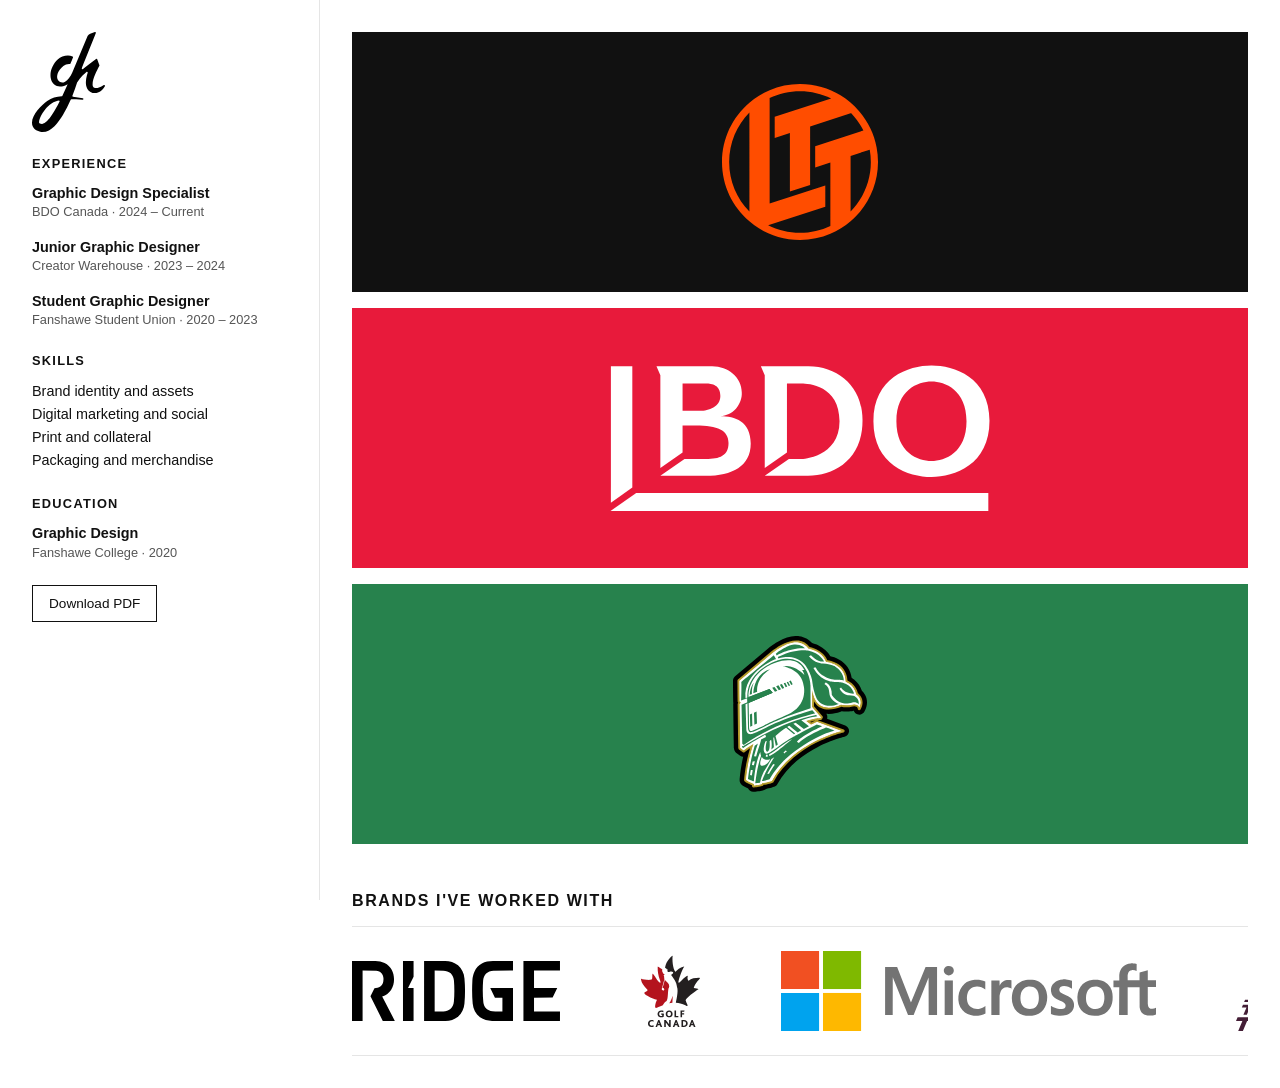
<file: portfolio/index.html>
<!DOCTYPE html>
<html lang="en">
<head>
  <meta charset="UTF-8">
  <meta name="viewport" content="width=device-width, initial-scale=1">
  <title>Gary Hopkins | Graphic Designer</title>
  <style>
    body {
      font-family: Arial, sans-serif;
      margin: 0;
      color: #111;
      background: #fff;
      overflow-x: hidden;
    }

    a { color: #111; }

    .layout {
      display: flex;
      align-items: flex-start;
    }

    .sidebar {
      flex: 0 0 320px;
      position: sticky;
      top: 0;
      height: 100vh;
      overflow-y: auto;
      box-sizing: border-box;
      padding: 2rem;
      border-right: 1px solid #e5e5e5;
      display: flex;
      flex-direction: column;
      gap: 1.5rem;
    }

    .sidebar .logo img {
      height: 100px;
      width: auto;
      display: block;
    }

    .resume h2 {
      margin: 0 0 0.75rem;
      font-size: 0.8rem;
      text-transform: uppercase;
      letter-spacing: 0.1em;
    }

    .resume section {
      margin-bottom: 1.5rem;
    }

    .job {
      margin-bottom: 1rem;
      font-size: 0.9rem;
      line-height: 1.4;
    }

    .job strong,
    .job span {
      display: block;
    }

    .job span {
      color: #555;
      font-size: 0.8rem;
    }

    .resume ul {
      margin: 0;
      padding: 0;
      list-style: none;
      font-size: 0.9rem;
      line-height: 1.6;
    }

    .resume-link {
      display: inline-block;
      padding: 0.6rem 1rem;
      border: 1px solid #111;
      text-decoration: none;
      font-size: 0.85rem;
    }

    .resume-link:hover {
      background: #111;
      color: #fff;
    }

    main {
      flex: 1;
      min-width: 0;
      padding: 2rem;
    }

    .grid {
      display: grid;
      grid-template-columns: minmax(0, 1fr);
      gap: 1rem;
    }

    .grid a {
      position: relative;
      display: block;
      overflow: hidden;
      height: 260px;
      background: var(--tile-bg, #f2f2f2);
    }

    .tile-logo {
      position: absolute;
      inset: 0;
      display: flex;
      align-items: center;
      justify-content: center;
    }

    .tile-logo img {
      display: block;
      width: 60%;
      height: 60%;
      object-fit: contain;
      object-position: center;
    }

    .overlay {
      position: absolute;
      inset: 0;
      display: flex;
      align-items: center;
      justify-content: center;
      padding: 1rem;
      box-sizing: border-box;
      text-align: center;
      background: rgba(0, 0, 0, 0.6);
      transform: translateY(-100%);
      transition: transform 0.4s ease;
    }

    .grid a:hover .overlay {
      transform: translateY(0);
    }

    .title {
      color: #fff;
      font-size: 1.25rem;
      font-weight: bold;
      opacity: 0;
      transform: translateY(-40px);
      transition: opacity 0.4s ease 0.15s, transform 0.4s ease 0.15s;
    }

    .grid a:hover .title {
      opacity: 1;
      transform: translateX(0);
    }

    @media (hover: none) {
      .overlay { transform: translateX(0); }
      .title { opacity: 1; transform: translateX(0); }
    }

    .brands {
      margin-top: 3rem;
    }

    .brands h2 {
      margin: 0 0 1rem;
      font-size: 1rem;
      text-transform: uppercase;
      letter-spacing: 0.1em;
    }

    .marquee {
      overflow: hidden;
      border-top: 1px solid #e5e5e5;
      border-bottom: 1px solid #e5e5e5;
      padding: 1.5rem 0;
    }

    .track {
      display: flex;
      align-items: center;
      width: max-content;
      animation: scroll 20s linear infinite;
    }

    .marquee-item {
      display: block;
      flex-shrink: 0;
      padding-right: 5rem;
    }

    .marquee-item img {
      height: 80px;
      display: block;
    }

    @keyframes scroll {
      from { transform: translateX(0); }
      to { transform: translateX(-50%); }
    }

    @media (prefers-reduced-motion: reduce) {
      .track { animation: none; }
    }

    @media (max-width: 800px) {
      .layout {
        flex-direction: column;
        align-items: stretch;
      }

      .sidebar {
        flex-basis: auto;
        width: 100%;
        position: static;
        height: auto;
        overflow-y: visible;
        padding: 1.5rem;
        border-right: 0;
        border-bottom: 1px solid #e5e5e5;
      }

      .sidebar .logo img { height: 70px; }

      .resume {
        display: grid;
        grid-template-columns: repeat(2, 1fr);
        gap: 0 1.5rem;
      }

      .resume section { margin-bottom: 1rem; }

      .resume-link {
        grid-column: 1 / -1;
        text-align: center;
        padding: 0.8rem 1rem;
      }

      main {
        flex: none;
        width: 100%;
        box-sizing: border-box;
        padding: 1.5rem;
      }

      .grid a { height: 200px; }
    }

    @media (max-width: 500px) {
      .resume { grid-template-columns: 1fr; }

      .grid a { height: 160px; }

      .tile-logo img {
        width: 70%;
        height: 70%;
      }

      .marquee-item { padding-right: 3rem; }

      .marquee-item img { height: 50px; }
    }
  </style>
</head>
<body>

  <div class="layout">

    <aside class="sidebar">
      <a href="index.html" class="logo">
        <img src="images/logo.svg" alt="Gary Hopkins logo">
      </a>

      <div class="resume">
        <section>
          <h2>Experience</h2>
          <div class="job">
            <strong>Graphic Design Specialist</strong>
            <span>BDO Canada · 2024 – Current</span>
          </div>
          <div class="job">
            <strong>Junior Graphic Designer</strong>
            <span>Creator Warehouse · 2023 – 2024</span>
          </div>
          <div class="job">
            <strong>Student Graphic Designer</strong>
            <span>Fanshawe Student Union · 2020 – 2023</span>
          </div>
        </section>

        <section>
          <h2>Skills</h2>
          <ul>
            <li>Brand identity and assets</li>
            <li>Digital marketing and social</li>
            <li>Print and collateral</li>
            <li>Packaging and merchandise</li>
          </ul>
        </section>

        <section>
          <h2>Education</h2>
          <div class="job">
            <strong>Graphic Design</strong>
            <span>Fanshawe College · 2020</span>
          </div>
        </section>

        <a href="resume.pdf" class="resume-link" download>Download PDF</a>
      </div>
    </aside>

    <main>
      <section class="grid">
        <a href="linus-tech-tips.html" style="--tile-bg: #111111;">
          <span class="tile-logo"><img src="svgs/logo-linus-tech-tips.svg" alt="Linus Tech Tips"></span>
          <span class="overlay"><span class="title">Linus Tech Tips</span></span>
        </a>
        <a href="bdo-canada.html" style="--tile-bg: #e81a3b;">
          <span class="tile-logo"><img src="svgs/logo-bdo-canada.svg" alt="BDO Canada"></span>
          <span class="overlay"><span class="title">BDO Canada</span></span>
        </a>
        <a href="london-knights.html" style="--tile-bg: #27824d;">
          <span class="tile-logo"><img src="svgs/logo-london-knights.svg" alt="London Knights"></span>
          <span class="overlay"><span class="title">London Knights</span></span>
        </a>
      </section>

      <section class="brands">
        <h2>Brands I've worked with</h2>
        <div class="marquee">
          <div class="track">
            <div class="marquee-item"><img src="svgs/brand-1.svg" alt="Brand 1"></div>
            <div class="marquee-item"><img src="svgs/brand-2.svg" alt="BDO Canada"></div>
            <div class="marquee-item"><img src="svgs/brand-3.svg" alt="London Knights"></div>
            <div class="marquee-item"><img src="svgs/brand-4.svg" alt="Creator Warehouse"></div>
            <div class="marquee-item"><img src="svgs/brand-5.svg" alt="Brand 5"></div>
            <div class="marquee-item"><img src="svgs/brand-6.svg" alt="Brand 6"></div>
            <div class="marquee-item"><img src="svgs/brand-7.svg" alt="Brand 7"></div>
            <div class="marquee-item"><img src="svgs/brand-8.svg" alt="Brand 8"></div>

            <div class="marquee-item"><img src="svgs/brand-1.svg" alt="Brand 1"></div>
            <div class="marquee-item"><img src="svgs/brand-2.svg" alt="BDO Canada"></div>
            <div class="marquee-item"><img src="svgs/brand-3.svg" alt="London Knights"></div>
            <div class="marquee-item"><img src="svgs/brand-4.svg" alt="Creator Warehouse"></div>
            <div class="marquee-item"><img src="svgs/brand-5.svg" alt="Brand 5"></div>
            <div class="marquee-item"><img src="svgs/brand-6.svg" alt="Brand 6"></div>
            <div class="marquee-item"><img src="svgs/brand-7.svg" alt="Brand 7"></div>
            <div class="marquee-item"><img src="svgs/brand-8.svg" alt="Brand 8"></div>
          </div>
        </div>
      </section>
    </main>
  </div>

</body>
</html>
</file>
